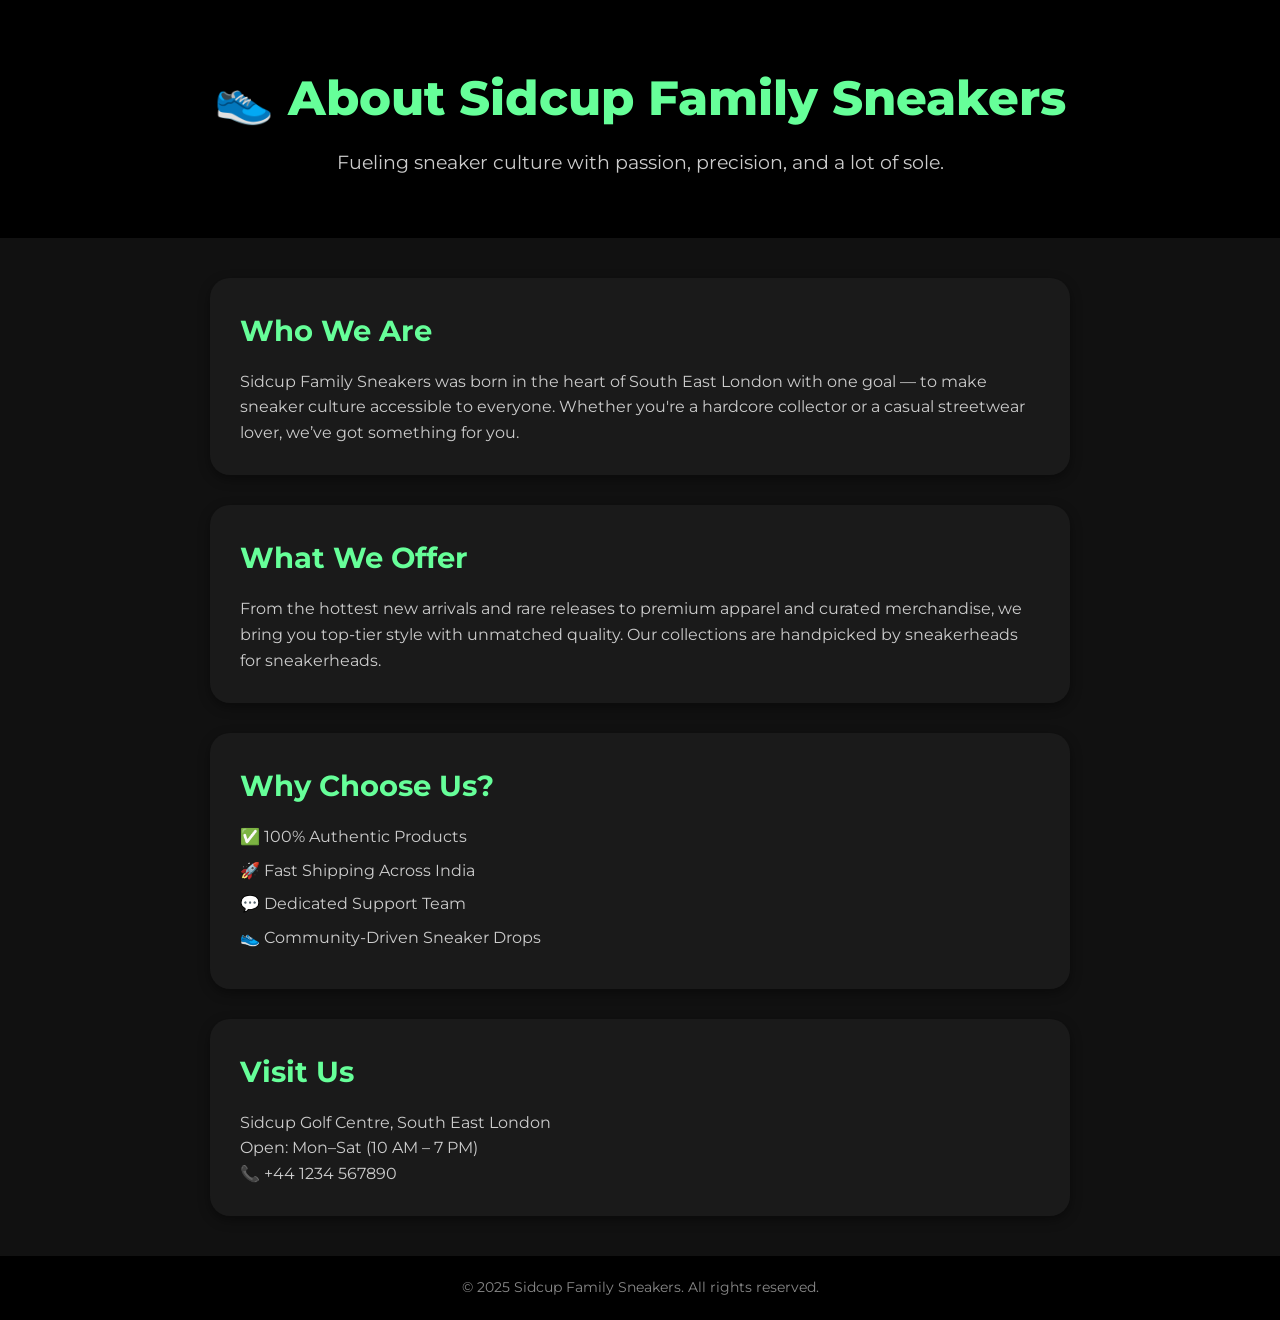
<file: about.html>
<!DOCTYPE html>
<html lang="en">
<head>
  <meta charset="UTF-8" />
  <meta name="viewport" content="width=device-width, initial-scale=1.0"/>
  <title>About Us | Sidcup Family Sneakers</title>
  <link rel="stylesheet" href="about.css"/>
  <link href="https://fonts.googleapis.com/css2?family=Montserrat:wght@400;600;800&display=swap" rel="stylesheet">
</head>
<body>
  <header>
    <h1>👟 About Sidcup Family Sneakers</h1>
    <p>Fueling sneaker culture with passion, precision, and a lot of sole.</p>
  </header>

  <section class="about-section">
    <div class="about-card">
      <h2>Who We Are</h2>
      <p>
        Sidcup Family Sneakers was born in the heart of South East London with one goal — to make sneaker culture accessible to everyone. Whether you're a hardcore collector or a casual streetwear lover, we’ve got something for you.
      </p>
    </div>

    <div class="about-card">
      <h2>What We Offer</h2>
      <p>
        From the hottest new arrivals and rare releases to premium apparel and curated merchandise, we bring you top-tier style with unmatched quality. Our collections are handpicked by sneakerheads for sneakerheads.
      </p>
    </div>

    <div class="about-card">
      <h2>Why Choose Us?</h2>
      <ul>
        <li>✅ 100% Authentic Products</li>
        <li>🚀 Fast Shipping Across India</li>
        <li>💬 Dedicated Support Team</li>
        <li>👟 Community-Driven Sneaker Drops</li>
      </ul>
    </div>

    <div class="about-card">
      <h2>Visit Us</h2>
      <p>
        Sidcup Golf Centre, South East London <br />
        Open: Mon–Sat (10 AM – 7 PM) <br />
        📞 +44 1234 567890
      </p>
    </div>
  </section>

  <footer>
    <p>&copy; 2025 Sidcup Family Sneakers. All rights reserved.</p>
  </footer>
</body>
</html>
</file>
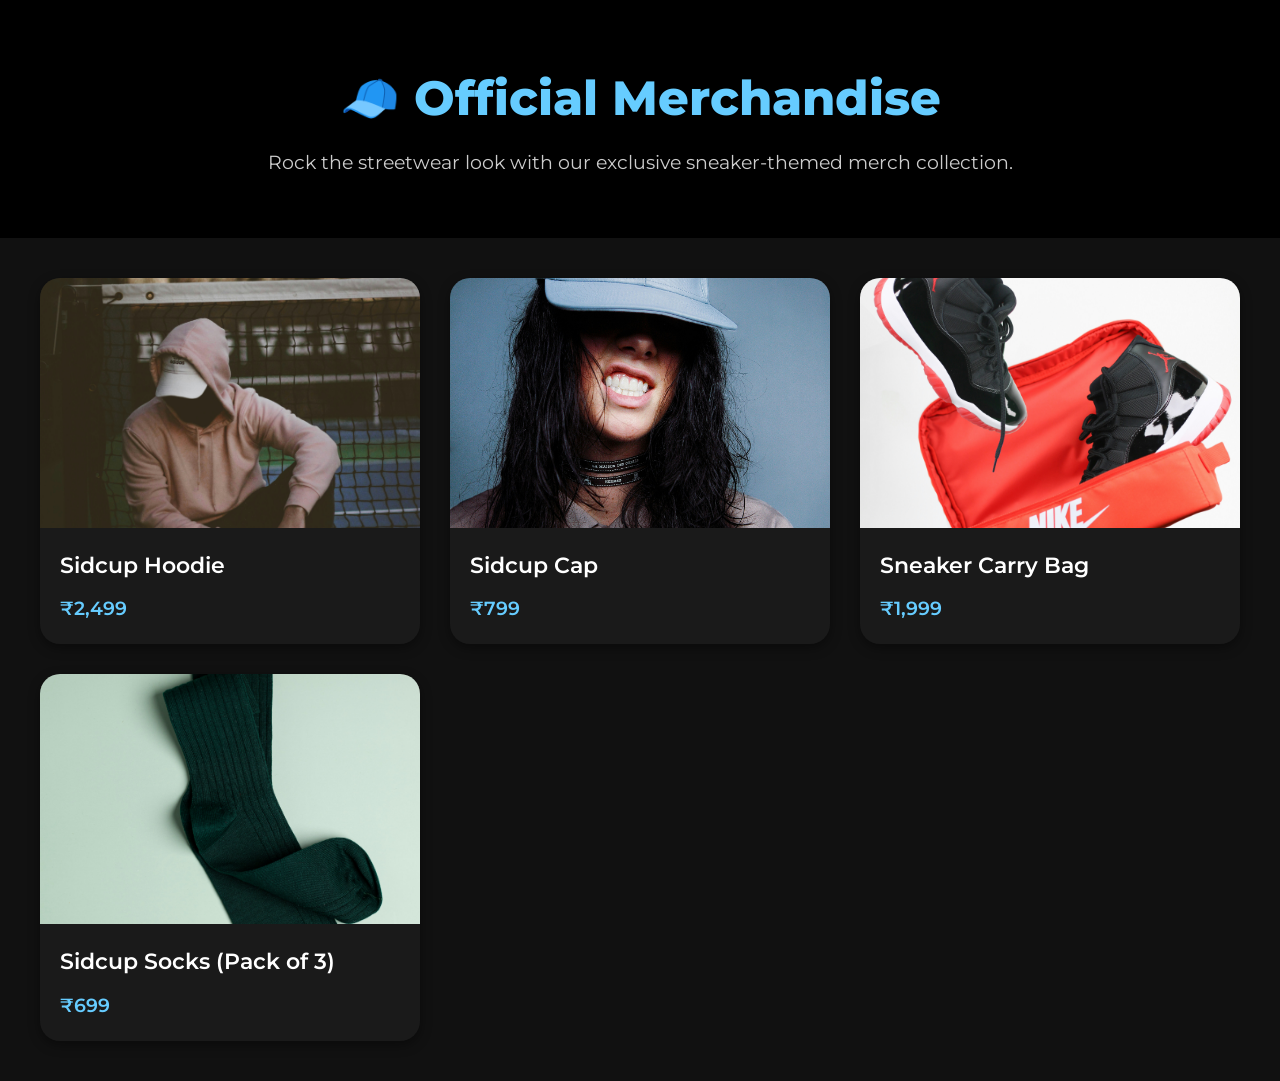
<file: merchandise.html>
<!DOCTYPE html>
<html lang="en">
<head>
  <meta charset="UTF-8" />
  <meta name="viewport" content="width=device-width, initial-scale=1.0"/>
  <title>Merchandise | Sidcup Family Sneakers</title>
  <link rel="stylesheet" href="merchandise.css"/>
  <link href="https://fonts.googleapis.com/css2?family=Montserrat:wght@400;600;800&display=swap" rel="stylesheet">
</head>
<body>
  <header>
    <h1>🧢 Official Merchandise</h1>
    <p>Rock the streetwear look with our exclusive sneaker-themed merch collection.</p>
  </header>

  <section class="merch-section">
    <div class="merch-card">
      <img src="img/hoodie.jpg" alt="Sidcup Hoodie">
      <div class="merch-info">
        <h2>Sidcup Hoodie</h2>
        <div class="merch-description">Oversized black hoodie with embroidered sneaker patch. Cozy and stylish.</div>
        <span class="price">₹2,499</span>
      </div>
    </div>

    <div class="merch-card">
      <img src="img/cap.jpg" alt="Sneaker Cap">
      <div class="merch-info">
        <h2>Sidcup Cap</h2>
        <div class="merch-description">Snapback cap with minimal sneaker logo. Street-ready headwear.</div>
        <span class="price">₹799</span>
      </div>
    </div>

    <div class="merch-card">
      <img src="img/sneakerbag.jpg" alt="Sneaker Carry Bag">
      <div class="merch-info">
        <h2>Sneaker Carry Bag</h2>
        <div class="merch-description">Sturdy travel bag with sneaker compartments. Perfect for collectors.</div>
        <span class="price">₹1,999</span>
      </div>
    </div>

    <div class="merch-card">
      <img src="img/socks.jpg" alt="Sneaker Socks">
      <div class="merch-info">
        <h2>Sidcup Socks (Pack of 3)</h2>
        <div class="merch-description">Breathable crew socks with fun sneaker-themed prints.</div>
        <span class="price">₹699</span>
      </div>
    </div>
  </section>

  <script>
    const merchCards = document.querySelectorAll('.merch-card');

    merchCards.forEach(card => {
      const img = card.querySelector('img');
      const description = card.querySelector('.merch-description');
      description.style.display = 'none';

      img.addEventListener('click', () => {
        const isVisible = description.style.display === 'block';
        description.style.display = isVisible ? 'none' : 'block';
      });
    });
  </script>
</body>
</html>
</file>
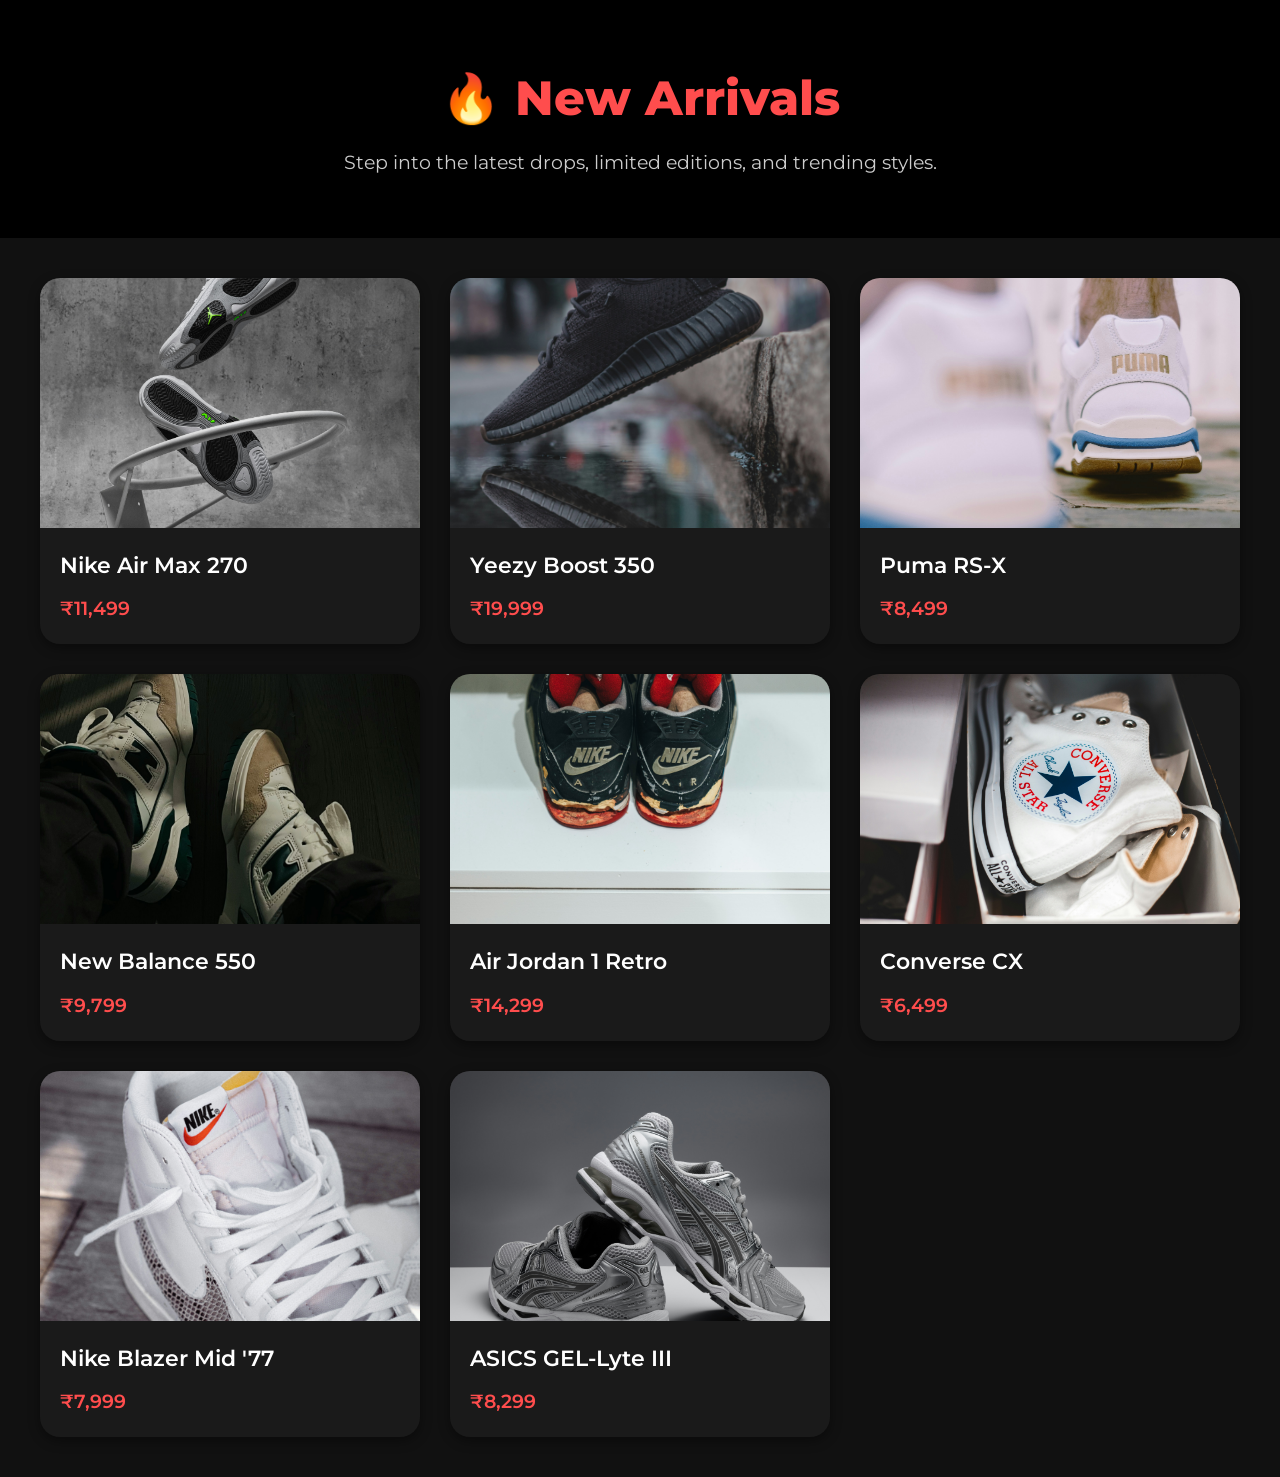
<file: newIn.html>
<!-- <!DOCTYPE html>
<html lang="en">
<head>
  <meta charset="UTF-8" />
  <meta name="viewport" content="width=device-width, initial-scale=1.0"/>
  <title>New Arrivals | Sidcup Family Sneakers</title>
  <link rel="stylesheet" href="newIn.css"/>
  <link href="https://fonts.googleapis.com/css2?family=Montserrat:wght@400;600;800&display=swap" rel="stylesheet">
</head>
<body>
  <header>
    <h1>🔥 New Arrivals</h1>
    <p>Step into the latest drops, limited editions, and trending styles.</p>
  </header>

  <section class="products-section">
    <div class="product-card">
      <img src="img/nike270.jpg" alt="Nike Air Max 270">
      <div class="product-info">
        <h2>Nike Air Max 270</h2>
        <p>Next-level comfort meets iconic design. Perfect for everyday streetwear.</p>
        <span class="price">₹11,499</span>
      </div>
    </div>

    <div class="product-card">
      <img src="img/yeezy350.jpg" alt="Adidas Yeezy Boost 350">
      <div class="product-info">
        <h2>Yeezy Boost 350</h2>
        <p>Designed by Kanye. Lightweight, breathable, and ultra-stylish.</p>
        <span class="price">₹19,999</span>
      </div>
    </div>

    <div class="product-card">
      <img src="img/puma rx.jpg" alt="Puma RS-X">
      <div class="product-info">
        <h2>Puma RS-X</h2>
        <p>Chunky, colorful, and retro-inspired sneakers for bold personalities.</p>
        <span class="price">₹8,499</span>
      </div>
    </div>

    <div class="product-card">
      <img src="img/newbalance 550.jpg" alt="New Balance 550">
      <div class="product-info">
        <h2>New Balance 550</h2>
        <p>Vintage basketball vibes with everyday comfort and durability.</p>
        <span class="price">₹9,799</span>
      </div>
    </div>

    <div class="product-card">
      <img src="img/airjordanretro.jpg" alt="Air Jordan 1 Retro High OG">
      <div class="product-info">
        <h2>Air Jordan 1 Retro</h2>
        <p>A timeless icon. High-top style with premium materials.</p>
        <span class="price">₹14,299</span>
      </div>
    </div>

    <div class="product-card">
      <img src="img/converse.jpg" alt="Converse CX">
      <div class="product-info">
        <h2>Converse CX</h2>
        <p>Modern twist on the classic Chuck Taylor, made for all-day comfort.</p>
        <span class="price">₹6,499</span>
      </div>
    </div>

    <div class="product-card">
      <img src="img/nike blazer.jpg" alt="Nike Blazer Mid '77">
      <div class="product-info">
        <h2>Nike Blazer Mid '77</h2>
        <p>Vintage hoops style, reinvented with bold textures and retro vibes.</p>
        <span class="price">₹7,999</span>
      </div>
    </div>

    <div class="product-card">
      <img src="img/asicsgel.jpg" alt="ASICS GEL-Lyte III">
      <div class="product-info">
        <h2>ASICS GEL-Lyte III</h2>
        <p>Split tongue design, gel cushioning, and timeless silhouette.</p>
        <span class="price">₹8,299</span>
      </div>
    </div>
  </section>
</body>
</html> 




 -->


 <!DOCTYPE html>
<html lang="en">
<head>
  <meta charset="UTF-8" />
  <meta name="viewport" content="width=device-width, initial-scale=1.0"/>
  <title>New Arrivals | Sidcup Family Sneakers</title>
  <link rel="stylesheet" href="newIn.css"/>
  <link href="https://fonts.googleapis.com/css2?family=Montserrat:wght@400;600;800&display=swap" rel="stylesheet">
</head>
<body>
  <header>
    <h1>🔥 New Arrivals</h1>
    <p>Step into the latest drops, limited editions, and trending styles.</p>
  </header>

  <section class="products-section">
    <div class="product-card">
      <img src="img/nike270.jpg" alt="Nike Air Max 270">
      <div class="product-info">
        <h2>Nike Air Max 270</h2>
        <div class="product-description">Next-level comfort meets iconic design. Perfect for everyday streetwear.</div>
        <span class="price">₹11,499</span>
      </div>
    </div>

    <div class="product-card">
      <img src="img/yeezy350.jpg" alt="Adidas Yeezy Boost 350">
      <div class="product-info">
        <h2>Yeezy Boost 350</h2>
        <div class="product-description">Designed by Kanye. Lightweight, breathable, and ultra-stylish.</div>
        <span class="price">₹19,999</span>
      </div>
    </div>

    <div class="product-card">
      <img src="img/puma rx.jpg" alt="Puma RS-X">
      <div class="product-info">
        <h2>Puma RS-X</h2>
        <div class="product-description">Chunky, colorful, and retro-inspired sneakers for bold personalities.</div>
        <span class="price">₹8,499</span>
      </div>
    </div>

    <div class="product-card">
      <img src="img/newbalance 550.jpg" alt="New Balance 550">
      <div class="product-info">
        <h2>New Balance 550</h2>
        <div class="product-description">Vintage basketball vibes with everyday comfort and durability.</div>
        <span class="price">₹9,799</span>
      </div>
    </div>

    <div class="product-card">
      <img src="img/airjordanretro.jpg" alt="Air Jordan 1 Retro High OG">
      <div class="product-info">
        <h2>Air Jordan 1 Retro</h2>
        <div class="product-description">A timeless icon. High-top style with premium materials.</div>
        <span class="price">₹14,299</span>
      </div>
    </div>

    <div class="product-card">
      <img src="img/converse.jpg" alt="Converse CX">
      <div class="product-info">
        <h2>Converse CX</h2>
        <div class="product-description">Modern twist on the classic Chuck Taylor, made for all-day comfort.</div>
        <span class="price">₹6,499</span>
      </div>
    </div>

    <div class="product-card">
      <img src="img/nike blazer.jpg" alt="Nike Blazer Mid '77">
      <div class="product-info">
        <h2>Nike Blazer Mid '77</h2>
        <div class="product-description">Vintage hoops style, reinvented with bold textures and retro vibes.</div>
        <span class="price">₹7,999</span>
      </div>
    </div>

    <div class="product-card">
      <img src="img/asicsgel.jpg" alt="ASICS GEL-Lyte III">
      <div class="product-info">
        <h2>ASICS GEL-Lyte III</h2>
        <div class="product-description">Split tongue design, gel cushioning, and timeless silhouette.</div>
        <span class="price">₹8,299</span>
      </div>
    </div>
  </section>

  <script>
    const productCards = document.querySelectorAll('.product-card');

    productCards.forEach(card => {
      const img = card.querySelector('img');
      const description = card.querySelector('.product-description');
      description.style.display = 'none';

      img.addEventListener('click', () => {
        const isVisible = description.style.display === 'block';
        description.style.display = isVisible ? 'none' : 'block';
      });
    });
  </script>
</body>
</html>
</file>
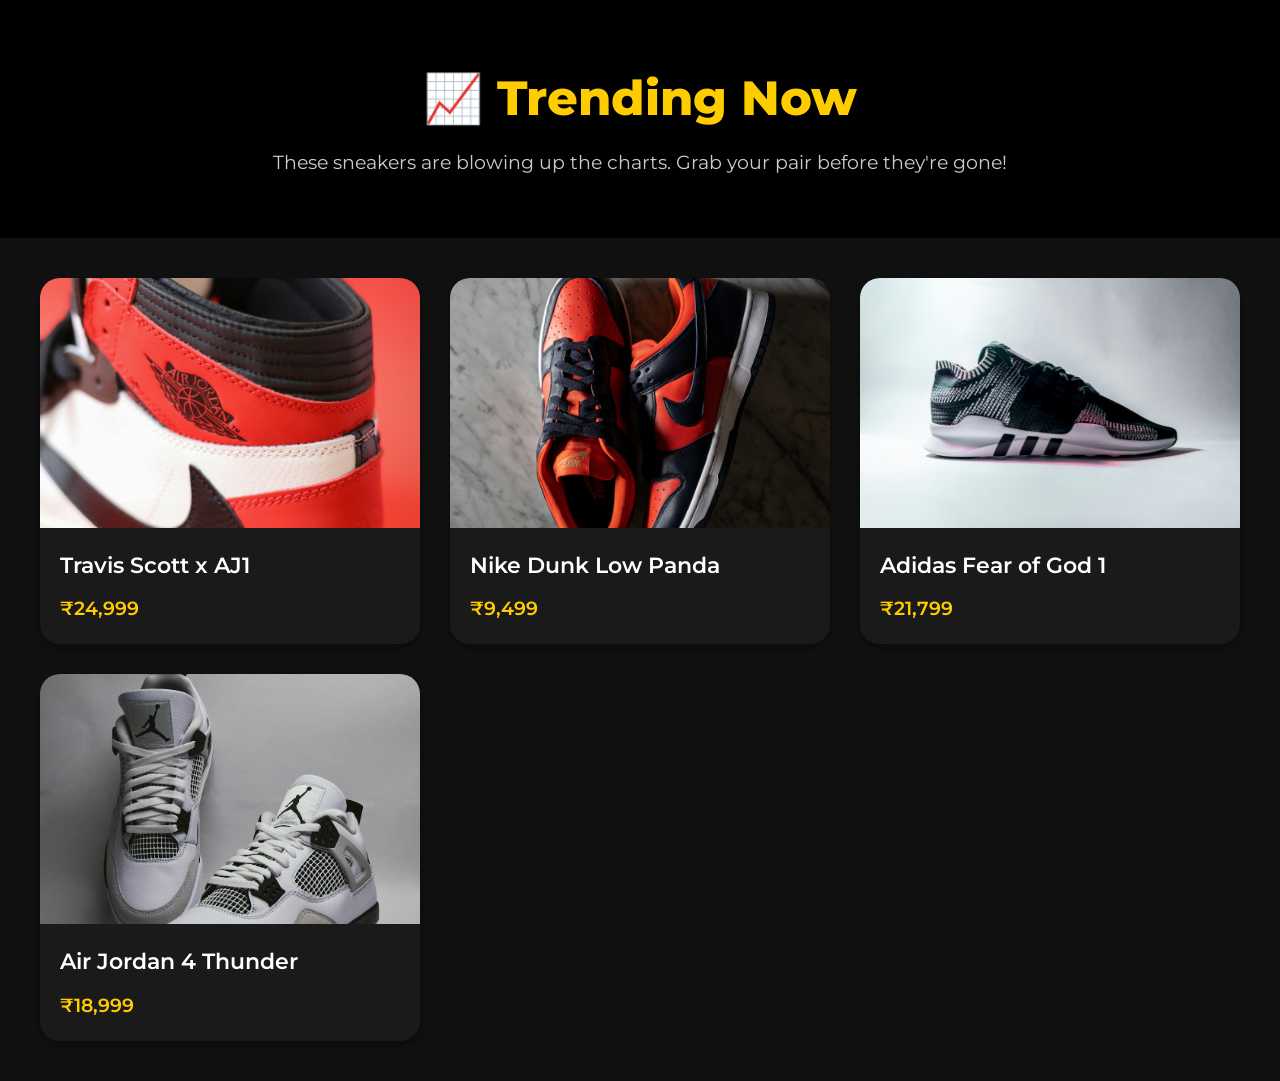
<file: trending.html>
<!DOCTYPE html>
<html lang="en">
<head>
  <meta charset="UTF-8" />
  <meta name="viewport" content="width=device-width, initial-scale=1.0"/>
  <title>Trending | Sidcup Family Sneakers</title>
  <link rel="stylesheet" href="trending.css"/>
  <link href="https://fonts.googleapis.com/css2?family=Montserrat:wght@400;600;800&display=swap" rel="stylesheet">
</head>
<body>
  <header>
    <h1>📈 Trending Now</h1>
    <p>These sneakers are blowing up the charts. Grab your pair before they're gone!</p>
  </header>

  <section class="products-section">
    <div class="product-card">
      <img src="img/traviscott.jpg" alt="Travis Scott x Nike Air Jordan 1">
      <div class="product-info">
        <h2>Travis Scott x AJ1</h2>
        <div class="product-description">Collaborative heat with reversed swoosh design. Rare and hyped.</div>
        <span class="price">₹24,999</span>
      </div>
    </div>

    <div class="product-card">
      <img src="img/nike low dunk.jpg" alt="Nike Dunk Low Panda">
      <div class="product-info">
        <h2>Nike Dunk Low Panda</h2>
        <div class="product-description">Timeless black & white combo that goes with everything.</div>
        <span class="price">₹9,499</span>
      </div>
    </div>

    <div class="product-card">
      <img src="img/nikefear.jpg" alt="Adidas Fear of God 1">
      <div class="product-info">
        <h2>Adidas Fear of God 1</h2>
        <div class="product-description">Minimalist design meets high-fashion streetwear vibes.</div>
        <span class="price">₹21,799</span>
      </div>
    </div>

    <div class="product-card">
      <img src="img/airjordan4.jpg" alt="Air Jordan 4 Thunder">
      <div class="product-info">
        <h2>Air Jordan 4 Thunder</h2>
        <div class="product-description">Bold yellow accents. Classic court energy with serious drip.</div>
        <span class="price">₹18,999</span>
      </div>
    </div>
  </section>

  <script>
    const productCards = document.querySelectorAll('.product-card');

    productCards.forEach(card => {
      const img = card.querySelector('img');
      const description = card.querySelector('.product-description');
      description.style.display = 'none';

      img.addEventListener('click', () => {
        const isVisible = description.style.display === 'block';
        description.style.display = isVisible ? 'none' : 'block';
      });
    });
  </script>
</body>
</html>
</file>
<file: about.css>
/* about.css */

* {
  margin: 0;
  padding: 0;
  box-sizing: border-box;
}

body {
  font-family: 'Montserrat', sans-serif;
  background-color: #111;
  color: #fff;
  line-height: 1.6;
}

header {
  text-align: center;
  padding: 60px 20px;
  background: #000;
}

header h1 {
  font-size: 3rem;
  font-weight: 800;
  margin-bottom: 10px;
  color: #66ff99;
}

header p {
  font-size: 1.2rem;
  color: #ccc;
}

.about-section {
  display: flex;
  flex-direction: column;
  gap: 30px;
  padding: 40px 20px;
  max-width: 900px;
  margin: auto;
}

.about-card {
  background-color: #1a1a1a;
  padding: 30px;
  border-radius: 20px;
  box-shadow: 0 4px 12px rgba(0, 0, 0, 0.4);
}

.about-card h2 {
  font-size: 1.8rem;
  color: #66ff99;
  margin-bottom: 15px;
}

.about-card p, .about-card ul {
  font-size: 1rem;
  color: #ccc;
}

.about-card ul {
  list-style: none;
  padding-left: 0;
}

.about-card ul li {
  margin-bottom: 8px;
}

footer {
  text-align: center;
  padding: 20px;
  background: #000;
  color: #888;
  font-size: 0.9rem;
}
</file>
<file: merchandise.css>
/* merchandise.css */

* {
  margin: 0;
  padding: 0;
  box-sizing: border-box;
}

body {
  font-family: 'Montserrat', sans-serif;
  background-color: #111;
  color: #fff;
  line-height: 1.6;
}

header {
  text-align: center;
  padding: 60px 20px;
  background: #000;
  color: #fff;
}

header h1 {
  font-size: 3rem;
  font-weight: 800;
  margin-bottom: 10px;
  color: #66ccff;
}

header p {
  font-size: 1.2rem;
  color: #ccc;
}

.merch-section {
  display: grid;
  grid-template-columns: repeat(auto-fit, minmax(280px, 1fr));
  gap: 30px;
  padding: 40px;
}

.merch-card {
  background-color: #1a1a1a;
  border-radius: 20px;
  overflow: hidden;
  transition: transform 0.3s ease, box-shadow 0.3s ease;
  box-shadow: 0 4px 12px rgba(0, 0, 0, 0.4);
  cursor: pointer;
}

.merch-card:hover {
  transform: translateY(-8px);
  box-shadow: 0 10px 24px rgba(102, 204, 255, 0.4);
}

.merch-card img {
  width: 100%;
  height: 250px;
  object-fit: cover;
  display: block;
}

.merch-info {
  padding: 20px;
}

.merch-info h2 {
  font-size: 1.4rem;
  color: #fff;
  margin-bottom: 10px;
  font-weight: 600;
}

.merch-description {
  font-size: 0.95rem;
  color: #bbb;
  margin-bottom: 15px;
  transition: all 0.3s ease;
}

.price {
  font-size: 1.2rem;
  color: #66ccff;
  font-weight: 600;
}
</file>
<file: newIn.css>
newIn.css

* {
  margin: 0;
  padding: 0;
  box-sizing: border-box;
}

body {
  font-family: 'Montserrat', sans-serif;
  background-color: #111;
  color: #fff;
  line-height: 1.6;
}

header {
  text-align: center;
  padding: 60px 20px;
  background: #000;
  color: #fff;
}

header h1 {
  font-size: 3rem;
  font-weight: 800;
  margin-bottom: 10px;
  color: #ff4d4d;
}

header p {
  font-size: 1.2rem;
  color: #ccc;
}

.products-section {
  display: grid;
  grid-template-columns: repeat(auto-fit, minmax(280px, 1fr));
  gap: 30px;
  padding: 40px;
}

.product-card {
  background-color: #1a1a1a;
  border-radius: 20px;
  overflow: hidden;
  transition: transform 0.3s ease, box-shadow 0.3s ease;
  box-shadow: 0 4px 12px rgba(0, 0, 0, 0.4);
  cursor: pointer;
}

.product-card:hover {
  transform: translateY(-8px);
  box-shadow: 0 10px 24px rgba(255, 77, 77, 0.4);
}

.product-card img {
  width: 100%;
  height: 250px;
  object-fit: cover;
  display: block;
}

.product-info {
  padding: 20px;
}

.product-info h2 {
  font-size: 1.4rem;
  color: #fff;
  margin-bottom: 10px;
  font-weight: 600;
}

.product-info p {
  font-size: 0.95rem;
  color: #bbb;
  margin-bottom: 15px;
}

.price {
  font-size: 1.2rem;
  color: #ff4d4d;
  font-weight: 600;
}



/* newIn.css */

* {
  margin: 0;
  padding: 0;
  box-sizing: border-box;
}

body {
  font-family: 'Montserrat', sans-serif;
  background-color: #111;
  color: #fff;
  line-height: 1.6;
}

header {
  text-align: center;
  padding: 60px 20px;
  background: #000;
  color: #fff;
}

header h1 {
  font-size: 3rem;
  font-weight: 800;
  margin-bottom: 10px;
  color: #ff4d4d;
}

header p {
  font-size: 1.2rem;
  color: #ccc;
}

.products-section {
  display: grid;
  grid-template-columns: repeat(auto-fit, minmax(280px, 1fr));
  gap: 30px;
  padding: 40px;
}

.product-card {
  background-color: #1a1a1a;
  border-radius: 20px;
  overflow: hidden;
  transition: transform 0.3s ease, box-shadow 0.3s ease;
  box-shadow: 0 4px 12px rgba(0, 0, 0, 0.4);
  cursor: pointer;
}

.product-card:hover {
  transform: translateY(-8px);
  box-shadow: 0 10px 24px rgba(255, 77, 77, 0.4);
}

.product-card img {
  width: 100%;
  height: 250px;
  object-fit: cover;
  display: block;
}

.product-info {
  padding: 20px;
}

.product-info h2 {
  font-size: 1.4rem;
  color: #fff;
  margin-bottom: 10px;
  font-weight: 600;
}

.product-description {
  font-size: 0.95rem;
  color: #bbb;
  margin-bottom: 15px;
  transition: all 0.3s ease;
}

.price {
  font-size: 1.2rem;
  color: #ff4d4d;
  font-weight: 600;
}
</file>
<file: trending.css>
/* trending.css */

* {
  margin: 0;
  padding: 0;
  box-sizing: border-box;
}

body {
  font-family: 'Montserrat', sans-serif;
  background-color: #111;
  color: #fff;
  line-height: 1.6;
}

header {
  text-align: center;
  padding: 60px 20px;
  background: #000;
  color: #fff;
}

header h1 {
  font-size: 3rem;
  font-weight: 800;
  margin-bottom: 10px;
  color: #ffcc00;
}

header p {
  font-size: 1.2rem;
  color: #ccc;
}

.products-section {
  display: grid;
  grid-template-columns: repeat(auto-fit, minmax(280px, 1fr));
  gap: 30px;
  padding: 40px;
}

.product-card {
  background-color: #1a1a1a;
  border-radius: 20px;
  overflow: hidden;
  transition: transform 0.3s ease, box-shadow 0.3s ease;
  box-shadow: 0 4px 12px rgba(0, 0, 0, 0.4);
  cursor: pointer;
}

.product-card:hover {
  transform: translateY(-8px);
  box-shadow: 0 10px 24px rgba(255, 204, 0, 0.4);
}

.product-card img {
  width: 100%;
  height: 250px;
  object-fit: cover;
  display: block;
}

.product-info {
  padding: 20px;
}

.product-info h2 {
  font-size: 1.4rem;
  color: #fff;
  margin-bottom: 10px;
  font-weight: 600;
}

.product-description {
  font-size: 0.95rem;
  color: #bbb;
  margin-bottom: 15px;
  transition: all 0.3s ease;
}

.price {
  font-size: 1.2rem;
  color: #ffcc00;
  font-weight: 600;
}
</file>
